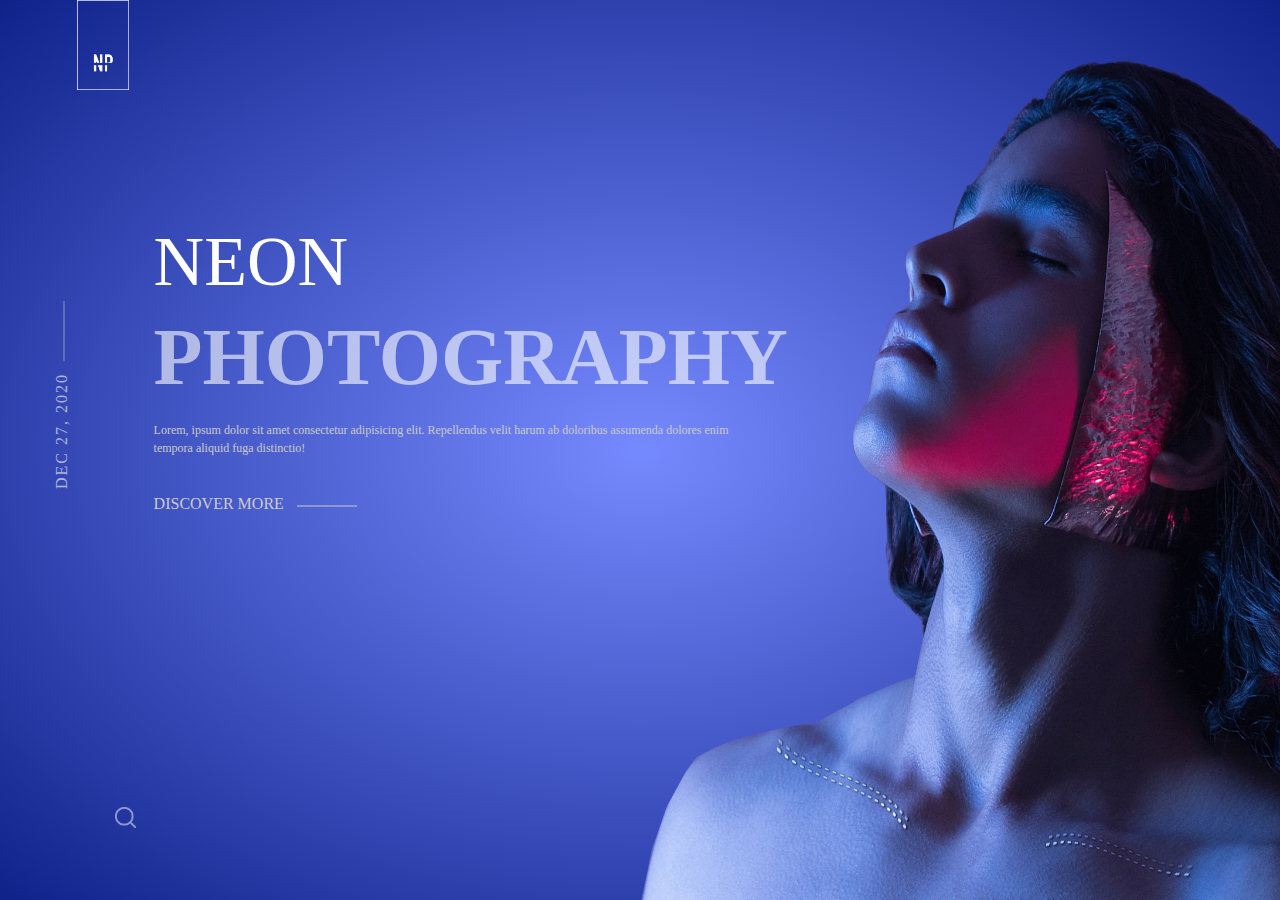
<file: NeonWebpage_Img/index.html>
<!DOCTYPE html>
<html lang="en">

<head>
    <meta charset="UTF-8">
    <meta name="viewport" content="width=device-width, initial-scale=1.0">
    <title>Neon Photography</title>
    <link rel="stylesheet" href="styles.css">
</head>

<body>
    <div class="container">
        <img src="neon-logo.png" alt="logo" class="logo">
        <div class="content">
            <h1>NEON</h1>
            <h2>PHOTOGRAPHY</h2>
            <P>Lorem, ipsum dolor sit amet consectetur adipisicing elit. Repellendus velit harum ab doloribus assumenda
                dolores enim tempora aliquid fuga distinctio!</P>
            <a href="#" class="link">DISCOVER MORE</a>
            <span>DEC 27, 2020</span>
        </div>

        <img src="neon.png" alt="feature-img" class="feature-img">
        <img src="search.png" alt="search-icon" class="search-icon">
    </div>
</body>

</html>
</file>
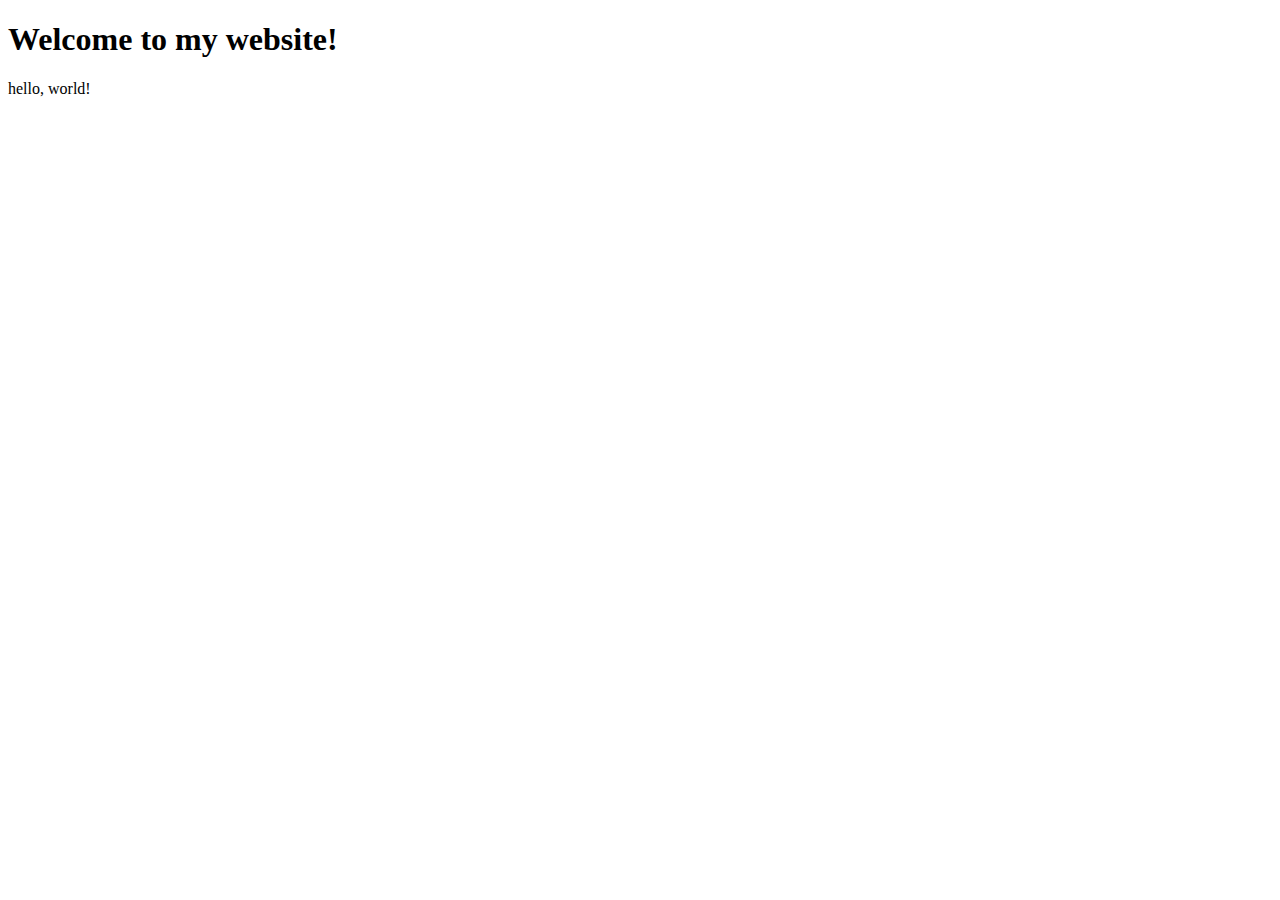
<file: hello.html>
<!DOCTYPE html>
<html lang="en">

<head>
    <meta charset="UTF-8">
    <meta name="viewport" content="width=device-width, initial-scale=1.0">
    <title>Document</title>
</head>

<body>
    <h1>Welcome to my website!</h1>
    hello, world!
</body>

</html>
</file>
<file: NeonWebpage_Img/styles.css>
* {
  margin: 0;
  padding: 0;
  box-sizing: border-box;
}
.container {
  width: 100%;
  height: 100vh;
  background: radial-gradient(#768aff, #0f228a);
  color: #fff;
  position: relative;
}
.logo {
  margin-left: 6%;
  height: 90px;
}
.content {
  max-width: 600px;
  margin-left: 12%;
  margin-top: 10%;
  position: relative;
}
.content h1 {
  font-size: 70px;
  margin: 10px 0;
  font-weight: 100;
}
.container h2 {
  font-size: 80px;
  margin: 10px 0;
  opacity: 0.6;
}
.content p {
  font-size: 12px;
  margin: 18px 0;
  color: #ccc;
  line-height: 18px;
}
.link {
  color: #ccc;
  text-decoration: none;
  display: inline-block;
  margin: 20px 0;
  position: relative;
}
.link::after {
  content: "";
  background: #ccc;
  height: 1px;
  width: 60px;
  position: absolute;
  top: 60%;
  left: 110%;
  transform: translateY(-50%);
  transition: 0.3s;
}
.link:hover::after {
  width: 100px;
}
span {
  position: absolute;
  left: -150px;
  top: 200px;
  transform: rotate(-90deg);
  letter-spacing: 2px;
  opacity: 0.6;
}
span::after {
  content: "";
  background: #ccc;
  height: 1px;
  width: 60px;
  position: absolute;
  top: 60%;
  left: 110%;
  transform: translateY(-50%);
}
.feature-img {
  position: absolute;
  right: 0;
  bottom: 0;
  width: 50%;
  height: 95vh;
  min-width: 650px;
}
.search-icon {
  position: absolute;
  left: 9%;
  bottom: 8%;
  width: 21px;
  opacity: 0.5;
}
</file>
